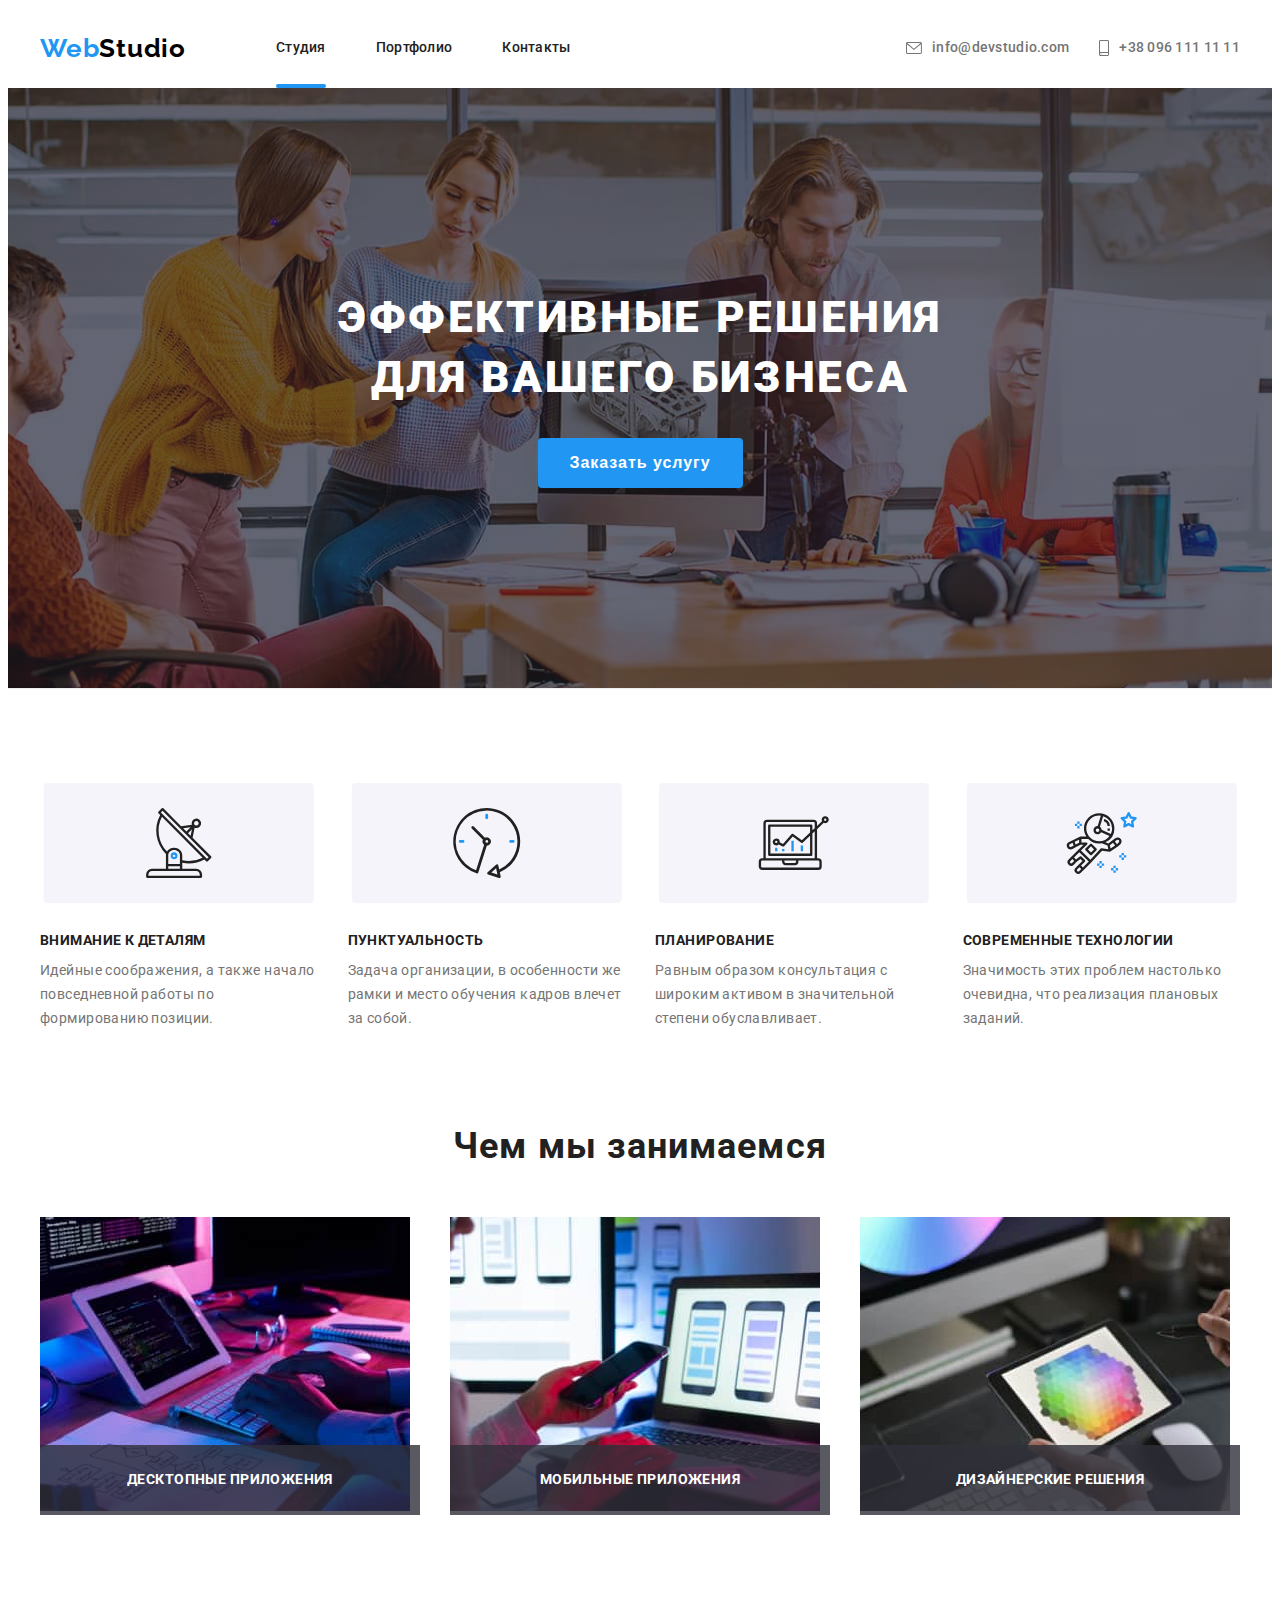
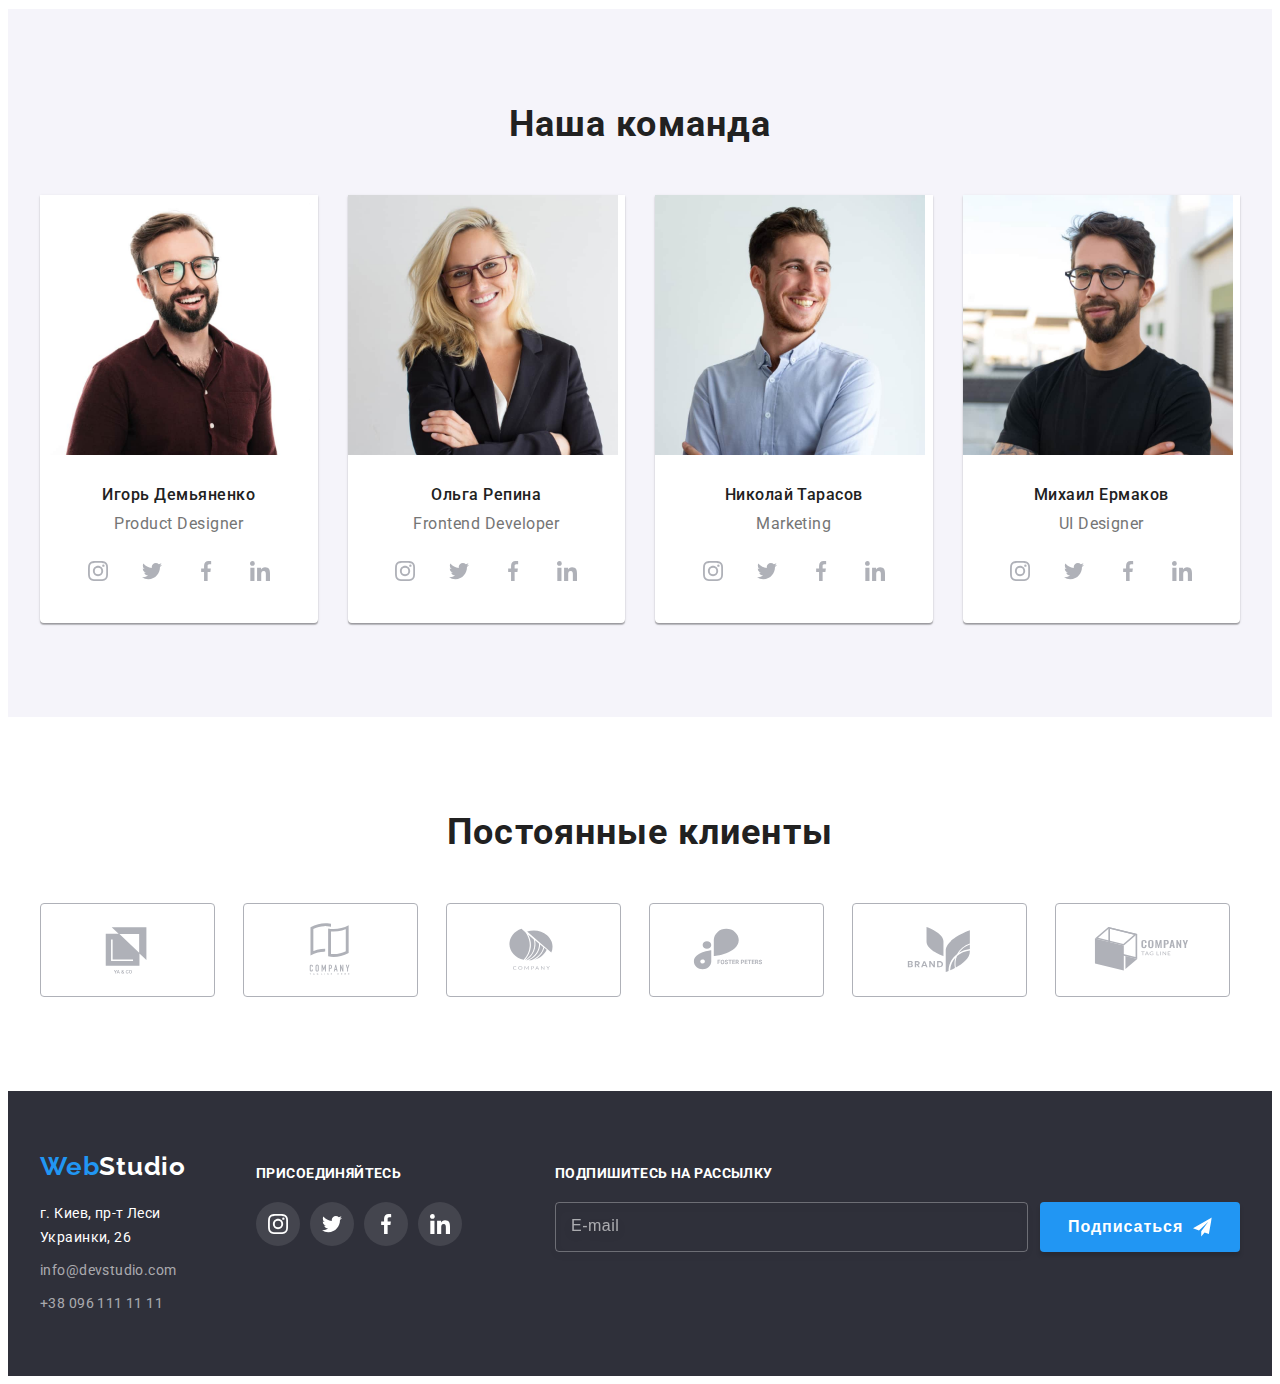
<file: index.html>
<!DOCTYPE html>
<html lang="ru">
  <head>
    <meta charset="UTF-8" />
    <meta http-equiv="X-UA-Compatible" content="IE=edge" />
    <meta name="viewport" content="width=device-width, initial-scale=1.0" />
    <title>WebStudio</title>
    <link rel="preconnect" href="https://fonts.googleapis.com" />
    <link rel="preconnect" href="https://fonts.gstatic.com" crossorigin />
    <link
      href="https://fonts.googleapis.com/css2?family=Raleway:wght@700&family=Roboto:wght@400;500;700;900&display=swap"
      rel="stylesheet"
    />
    <link
      rel="stylesheet"
      href="https://cdnjs.cloudflare.com/ajax/libs/modern-normalize/1.1.0/modern-normalize.min.css"
      integrity="sha512-wpPYUAdjBVSE4KJnH1VR1HeZfpl1ub8YT/NKx4PuQ5NmX2tKuGu6U/JRp5y+Y8XG2tV+wKQpNHVUX03MfMFn9Q=="
      crossorigin="anonymous"
      referrerpolicy="no-referrer"
    />
    <link rel="stylesheet" href="./css/main.min.css" />
  </head>
  <body>
    <!--Шапка-->
    <header class="header">
      <div class="container">
        <div class="header__wrap">
          <nav class="header__nav">
            <!--Логотип-->
            <a class="logo link"
              href="./index.html"
              title="Страница сайта WebStudio">
              <span class="logo__colored-part">Web</span>Studio</a>
            <!--Постраничная навигация-->
            <ul class="header__nav-list list">
              <li class="header__nav-item">
                <a class="header__nav-link link curent" href="./index.html" title="Студия">Студия</a>
              </li>
              <li class="header__nav-item">
                <a class="header__nav-link link" href="./portfolio.html" title="Портфолио"
                  >Портфолио</a
                >
              </li>
              <li class="header__nav-item">
                <a class="header__nav-link link" href="" title="Контакты">Контакты</a>
              </li>
            </ul>
          </nav>
          <!--Меню контактов-->
          <ul class="contacts-list list">
            <li class="contact-list__item">          
              <a
                href="mailinto:info@devstudio.com"
                title="E-mail адрес"
                class="contact-list__link link">
                <svg class="contact-list__icon" width="16" height="12">
                  <use href="./images/icons.svg#icon-envelope"></use>
                </svg> 
              info@devstudio.com</a
              >
            </li>
            <li class="contact-list__item">            
              <a
                href="tel:+380961111111"
                title="Телефон"
                class="contact-list__link link"
                >
                <svg class="contact-list__icon" width="10" height="16">
                  <use href="./images/icons.svg#icon-smartphone"></use>
                </svg>
                +38 096 111 11 11
                </a>
            </li>
          </ul>
        </div>
      </div>
      <!--Блок Герой-->
      <section class="hero">
        <div class="container">
          <h1 class="title title--light hero__title hero__title--font-size">Эффективные решения для вашего бизнеса</h1>
          <button type="button" class="button hero__button" data-modal-open>Заказать услугу</button>
        </div>
      </section>
    </header>   
    <!--Основной контент-->
    <main>
      <!--Особенности-->
      <section class="section">
        <div class="container">         
          <h2 class="title visually-hidden">Особенности</h2>
          <ul class="special-list list">
            <li class="special-wrap">
              <svg class="special-wrap__icon" width="270" height="120">
                <use href="./images/icons.svg#icon-antenna"></use>
              </svg>
              <h3 class="special-wrap__title">Внимание к деталям</h3>
              <p class="special-wrap__text">
                Идейные соображения, а также начало повседневной работы по
                формированию позиции.
              </p>
            </li>
            <li class="special-wrap">
              <svg class="special-wrap__icon" width="270" height="120">
                <use href="./images/icons.svg#icon-clock"></use>
              </svg>
              <h3 class="special-wrap__title">Пунктуальность</h3>
              <p class="special-wrap__text">
                Задача организации, в особенности же рамки и место обучения
                кадров влечет за собой.
              </p>
            </li>
            <li class="special-wrap">
              <svg class="special-wrap__icon" width="270" height="120">
                <use href="./images/icons.svg#icon-diagram"></use>
              </svg>
              <h3 class="special-wrap__title">Планирование</h3>
              <p class="special-wrap__text">
                Равным образом консультация с широким активом в значительной
                степени обуславливает.
              </p>
            </li>
            <li class="special-wrap">
              <svg class="special-wrap__icon" width="270" height="120">
                <use href="./images/icons.svg#icon-astronaut"></use>
              </svg>
              <h3 class="special-wrap__title">Современные технологии</h3>
              <p class="special-wrap__text">
                Значимость этих проблем настолько очевидна, что реализация
                плановых заданий.
              </p>
            </li>
          </ul>
        </div>
      </section>
      <!--Услуги-->
      <section class="section services">
        <div class="container">
          <h2 class="title title--margin-bottom">Чем мы занимаемся</h2>
        <ul class="services__list list">
          <li class="services-item">
            <img class="services-item__img" src="./images/box1.jpg" alt="Десктопные приложения" width="370" />
            <p class="services-item__caption">Десктопные приложения</p>
          </li>
          <li class="services-item">
            <img class="services-img"
              src="./images/box2.jpg"
              alt="Мобильные приложения"
              width="370"
            />
            <p class="services-item__caption">Мобильные приложения</p>
          </li>
          <li class="services-item">
            <img class="services-item__img"
              src="./images/box3.jpg"
              alt="Дизайнерские решения"
              width="370"
            />
            <p class="services-item__caption">Дизайнерские решения</p>
        </ul>
        </div>        
      </section>
      <!--Команда-->
      <section class="section team">
        <div class="container">
          <h2 class="title title--margin-bottom">Наша команда</h2>
          <ul class="team__list list">
            <li class="team-card">
              <img class="team-card__img"
                src="./images/crewman1.jpg"
                alt="Игорь Демьяненко"
                width="270"
              />
              <div class="team-card__board">
                  <h3 class="team-card__member">Игорь Демьяненко</h3>
              <p lang="en" class="team-card__desc">Product Designer</p>
              </div>
              <ul class="icons-gallery icons-gallery--margin-bottom list">
                <li class="icons-gallery__item">
                  <a class="icons-gallery__link link" href="" title="Instagram" target="blank" rel="nooperer noreferrer">
                    <svg class="icons-gallery__svg" width="20" height="20">
                      <use href="./images/icons.svg#icon-instagram"></use>
                    </svg>
                  </a>
                </li>
                <li class="icons-gallery__item">
                  <a class="icons-gallery__link link" href="" title="Instagram" target="blank" rel="nooperer noreferrer">
                    <svg class="icons-gallery__svg" width="20" height="20">
                      <use href="./images/icons.svg#icon-twitter"></use>
                    </svg>
                  </a>
                </li>
                <li class="icons-gallery__item">
                  <a class="icons-gallery__link link" href="" title="Instagram" target="blank" rel="nooperer noreferrer">
                    <svg class="icons-gallery__svg" width="20" height="20">
                      <use href="./images/icons.svg#icon-facebook"></use>
                    </svg>
                  </a>                
                </li><li class="icons-gallery__item">
                  <a class="icons-gallery__link link" href="" title="Instagram" target="blank" rel="nooperer noreferrer">
                    <svg class="icons-gallery__svg" width="20" height="20">
                      <use href="./images/icons.svg#icon-linkedin"></use>
                    </svg>
                  </a>
                </li>
              </ul>
            </li>
            <li class="team-card">
              <img class="team-card__img" src="./images/crewman2.jpg" alt="Ольга Репина" width="270" />
              <div class="team-card__board">
              <h3 class="team-card__member">Ольга Репина</h3>
              <p lang="en" class="team-card__desc">Frontend Developer</p>
            </div>
              <ul class="icons-gallery icons-gallery--margin-bottom list">
                <li class="icons-gallery__item">
                  <a class="icons-gallery__link link" href="" title="Instagram" target="blank" rel="nooperer noreferrer">
                    <svg class="icons-gallery__svg" width="20" height="20">
                      <use href="./images/icons.svg#icon-instagram"></use>
                    </svg>
                  </a>
                </li>
                <li class="icons-gallery__item">
                  <a class="icons-gallery__link link" href="" title="Instagram" target="blank" rel="nooperer noreferrer">
                    <svg class="icons-gallery__svg" width="20" height="20">
                      <use href="./images/icons.svg#icon-twitter"></use>
                    </svg>
                  </a>
                </li>
                <li class="icons-gallery__item">
                  <a class="icons-gallery__link link" href="" title="Instagram" target="blank" rel="nooperer noreferrer">
                    <svg class="icons-gallery__svg" width="20" height="20">
                      <use href="./images/icons.svg#icon-facebook"></use>
                    </svg>
                  </a>
                </li>
                <li class="icons-gallery__item">
                  <a class="icons-gallery__link link" href="" title="Instagram" target="blank" rel="nooperer noreferrer">
                    <svg class="icons-gallery__svg" width="20" height="20">
                      <use href="./images/icons.svg#icon-linkedin"></use>
                    </svg>
                  </a>
                </li>
              </ul>
            </li>
            <li class="team-card">
              <img class="team-card__img"
                src="./images/crewman3.jpg"
                alt="Николай Тарасов"
                width="270"
              />
              <div class="team-card__board">
              <h3 class="team-card__member">Николай Тарасов</h3>
              <p lang="en" class="team-card__desc">Marketing</p>
            </div>
              <ul class="icons-gallery icons-gallery--margin-bottom list">
                <li class="icons-gallery__item">
                  <a class="icons-gallery__link link" href="" title="Instagram" target="blank" rel="nooperer noreferrer">
                    <svg class="icons-gallery__svg" width="20" height="20">
                      <use href="./images/icons.svg#icon-instagram"></use>
                    </svg>
                  </a>
                </li>
                <li class="icons-gallery__item">
                  <a class="icons-gallery__link link" href="" title="Instagram" target="blank" rel="nooperer noreferrer">
                    <svg class="icons-gallery__svg" width="20" height="20">
                      <use href="./images/icons.svg#icon-twitter"></use>
                    </svg>
                  </a>
                </li>
                <li class="icons-gallery__item">
                  <a class="icons-gallery__link link" href="" title="Instagram" target="blank" rel="nooperer noreferrer">
                    <svg class="icons-gallery__svg" width="20" height="20">
                      <use href="./images/icons.svg#icon-facebook"></use>
                    </svg>
                  </a>
                </li>
                <li class="icons-gallery__item">
                  <a class="icons-gallery__link link" href="" title="Instagram" target="blank" rel="nooperer noreferrer">
                    <svg class="icons-gallery__svg" width="20" height="20">
                      <use href="./images/icons.svg#icon-linkedin"></use>
                    </svg>
                  </a>
                </li>
              </ul>
            </li>
            <li class="team-card">
              <img class="team-card__img" src="./images/crewman4.jpg" alt="Михаил Ермаков" width="270" />
              <div class="team-card__board">
              <h3 class="team-card__member">Михаил Ермаков</h3>
              <p lang="en" class="team-card__desc">UI Designer</p>
            </div>
              <ul class="icons-gallery icons-gallery--margin-bottom list">
                <li class="icons-gallery__item">
                  <a class="icons-gallery__link link" href="" title="Instagram" target="blank" rel="nooperer noreferrer">
                    <svg class="icons-gallery__svg" width="20" height="20">
                      <use href="./images/icons.svg#icon-instagram"></use>
                    </svg>
                  </a>
                </li>
                <li class="icons-gallery__item">
                  <a class="icons-gallery__link link" href="" title="Instagram" target="blank" rel="nooperer noreferrer">
                    <svg class="icons-gallery__svg" width="20" height="20">
                      <use href="./images/icons.svg#icon-twitter"></use>
                    </svg>
                  </a>
                </li>
                <li class="icons-gallery__item">
                  <a class="icons-gallery__link link" href="" title="Instagram" target="blank" rel="nooperer noreferrer">
                    <svg class="icons-gallery__svg" width="20" height="20">
                      <use href="./images/icons.svg#icon-facebook"></use>
                    </svg>
                  </a>
                </li>
                <li class="icons-gallery__item">
                  <a class="icons-gallery__link link" href="" title="Instagram" target="blank" rel="nooperer noreferrer">
                    <svg class="icons-gallery__svg" width="20" height="20">
                      <use href="./images/icons.svg#icon-linkedin"></use>
                    </svg>
                  </a>
                </li>
              </ul>
            </li>
          </ul>
        </div>
      </section>
        <!---Клиенты-->      
      <section class="section clients">
        <div class="container">
          <h2 class="title title--margin-bottom">Постоянные клиенты</h2>
          <ul class="clients__list list">
            <li class="client-item">
              <a class="client-item__link link" href="" title="Клиент">
                <svg class="client-item__svg" width="106" height="60" >
                  <use href="./images/icons.svg#icon-logo"></use>
                </svg>
              </a>
            </li>
            <li class="client-item">
              <a class="client-item__link link" href="" title="Клиент">
                <svg class="client-item__svg" width="106" height="60">
                  <use href="./images/icons.svg#icon-logo-1"></use>
                </svg>
              </a>
            </li>
            <li class="client-item">
              <a class="client-item__link link" href="" title="Клиент">
                <svg class="client-item__svg" width="106" height="60">
                  <use href="./images/icons.svg#icon-logo-2"></use>
                </svg>
              </a>
            </li>
            <li class="client-item">
              <a class="client-item__link link" href="" title="Клиент">
                <svg class="client-item__svg" width="106" height="60">
                  <use href="./images/icons.svg#icon-logo-3"></use>
                </svg>
              </a>
            </li>
            <li class="client-item">
              <a class="client-item__link link" href="" title="Клиент">
                <svg class="client-item__svg" width="106" height="60">
                  <use href="./images/icons.svg#icon-logo-4"></use>
                </svg>
              </a>
            </li>
            <li class="client-item">
              <a class="client-item__link link" href="" title="Клиент">
                <svg class="client-item__svg" width="106" height="60">
                  <use href="./images/icons.svg#icon-logo-5"></use>
                </svg>
              </a>
            </li>
          </ul>
        </div>
      </section>
    </main>
    <!--Подвал-->
    <footer class="footer">
      <div class="container footer__content">
        <div class="footer__wrap-address">
          <!--Логотип-->
          <a class="logo logo--light logo__footer link" href="./index.html" title="Страница сайта WebStudio"
            ><span class="logo__colored-part">Web</span>Studio</a
          >
          <!--Меню контактов-->
          <address class="address">
            <a class="address__map-link link"
              href="https://www.google.com/maps/place/%D0%B1%D1%83%D0%BB.+%D0%9B%D0%B5%D1%81%D0%B8+%D0%A3%D0%BA%D1%80%D0%B0%D0%B8%D0%BD%D0%BA%D0%B8,+26,+%D0%9A%D0%B8%D0%B5%D0%B2,+%D0%A3%D0%BA%D1%80%D0%B0%D0%B8%D0%BD%D0%B0,+02000/@50.4265841,30.5361971,17z/data=!3m1!4b1!4m5!3m4!1s0x40d4cf0e033ecbe9:0x57a4dffefec77da0!8m2!3d50.4265807!4d30.5383858"
              title="г. Киев, пр-т Леси Украинки, 26"
              target="blank"
              rel="nooperer noreferrer"
            
              >г. Киев, пр-т Леси Украинки, 26</a
            >
            <ul class="address__list list">
              <li class="address__item">
                <a class="address__link link"
                  href="mailinto:info@devstudio.com"
                  title="E-mail адрес"
                
                  >info@devstudio.com</a
                >
              </li>
              <li class="address__item">
                <a class="address__link link"
                  href="tel:+380961111111"
                  title="Телефон"
                
                  >+38 096 111 11 11</a
                >
              </li>
            </ul>
          </address>
        </div>
        <div class="footer__socials-wrap">
          <p class="footer__title"><strong>присоединяйтесь</strong></p>
          <ul class="icons-gallery list">
            <li class="icons-gallery__item">
              <a class="icons-gallery__link icons-gallery__link--dark link" href="" title="Instagram" target="blank" rel="nooperer noreferrer">
                <svg class="icons-gallery__svg" width="20" height="20">
                  <use href="./images/icons.svg#icon-instagram"></use>
                </svg>
              </a>
            </li>
            <li class="icons-gallery__item">
              <a class="icons-gallery__link icons-gallery__link--dark link" href="" title="Instagram" target="blank" rel="nooperer noreferrer">
                <svg class="icons-gallery__svg" width="20" height="20">
                  <use href="./images/icons.svg#icon-twitter"></use>
                </svg>
              </a>
            </li>
            <li class="icons-gallery__item">
              <a class="icons-gallery__link icons-gallery__link--dark link" href="" title="Instagram" target="blank" rel="nooperer noreferrer">
                <svg class="icons-gallery__svg" width="20" height="20">
                  <use href="./images/icons.svg#icon-facebook"></use>
                </svg>
              </a>
            </li>
            <li class="icons-gallery__item">
              <a class="icons-gallery__link icons-gallery__link--dark link" href="" title="Instagram" target="blank" rel="nooperer noreferrer">
                <svg class="icons-gallery__svg" width="20" height="20">
                  <use href="./images/icons.svg#icon-linkedin"></use>
                </svg>
              </a>
            </li>
          </ul>
        </div>
        <div class="footer__form-wrap">
          <p class="footer__title"><strong>Подпишитесь на рассылку</strong></p>
          <form class="subscribe-form" action="#">
            <input class="subscribe-form__field" type="email" name="user-email" placeholder="E-mail" required>
            <button class="button button--bold-font subscribe-form__button" type="submit">Подписаться
              <svg class="button__icon button__icon--right" width="24" height="24">
                <use href="./images/icons.svg#icon-send"></use>
              </svg>
            </button>
          </form>
        </div>
      </div>
    </footer>
    <!--Модальное окно-->
    <div class="backdrop is-hidden" data-modal>
      <div class="modal">
        <button class="modal__button" type="button" data-modal-close>
          <svg class="modal__button-icon" width="18" height="18">
            <use href="./images/icons.svg#icon-close-black"></use>
          </svg>
        </button>
        <p class="modal__title">Оставьте свои данные, мы вам перезвоним</p> 
        <form action="#" class="contact-form">
          <label class="contact-form__item">
            Имя
            <span class="contact-form__input-wrap">
              <input class="contact-form__field" type="text" mame="user-name" title="Введите имя" required autofocus>
              <svg class="contact-form__icon" width="18" height="18">
                <use href="./images/icons.svg#icon-person"></use>
              </svg> 
            </span>                       
          </label>
          <label class="contact-form__item">
            Телефон
            <span class="contact-form__input-wrap">
              <input class="contact-form__field" type="tel" mame="user-phone" title="Введите контактный номер телефона"  required >
              <svg class="contact-form__icon" width="18" height="18">
                <use href="./images/icons.svg#icon-phone"></use>
              </svg>
          </span>
          </label>          
          <label class="contact-form__item">
            Почта
            <span class="contact-form__input-wrap">
              <input class="contact-form__field" type="email" mame="user-email" title="Введите адрес электронной почты" >
              <svg class="contact-form__icon" width="18" height="18">
                <use href="./images/icons.svg#icon-email"></use>
              </svg>
          </span> 
          </label>                  
          <label class="contact-form__item">
            Комментарий
            <textarea class="contact-form__field contact-form__field--size" name="user-text" placeholder="Введите текст" title="Оставьте комметарий"></textarea>
          </label>
          <label class="contact-form__check-item">
            <input class="contact-form__check visually-hidden" type="checkbox" name="user-agree" value="yes">
            <span class="contact-form__check-wrap">
              <svg class="contact-form__check-icon" width="11" height="8">
                <use href="./images/icons.svg#icon-check"></use>
              </svg>              
            </span>          
            Соглашаюсь с рассылкой и принимаю &nbsp;<a class="contact-form__link-agree link" href="#">Условия договора</a>
          </label>
          <button class="button button--bold-font contact-form__button" type="submit">Отправить</button>
        </form>
      </div>
    </div>
    <script src="./js/modal.js"></script>
  </body>
</html>
</file>
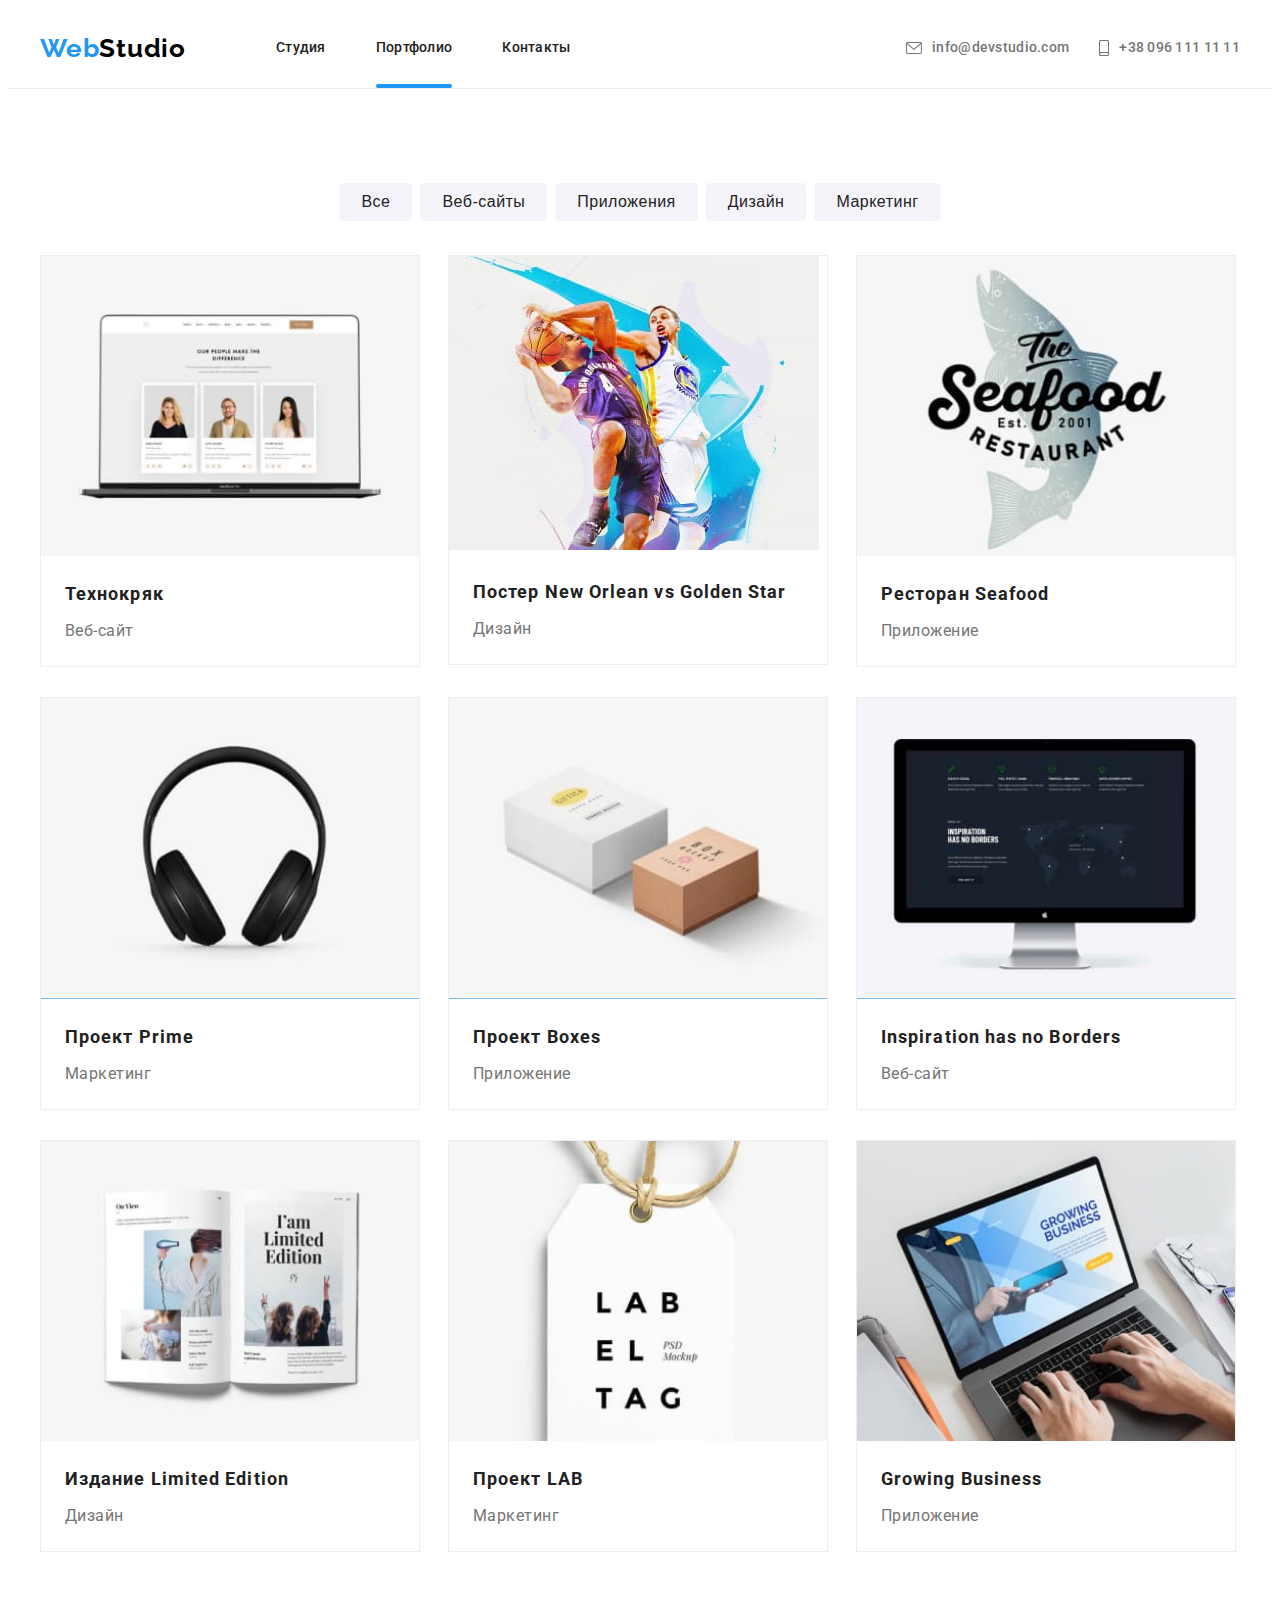
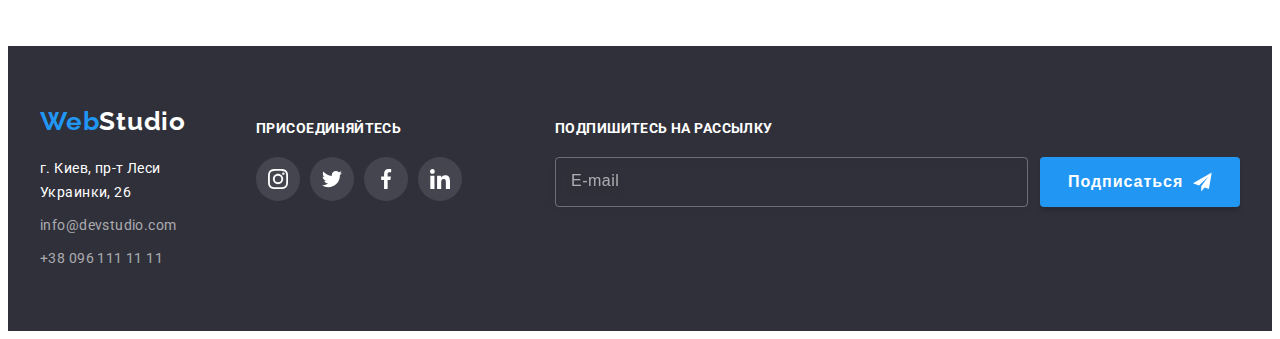
<file: portfolio.html>
<!DOCTYPE html>
<html lang="ru">

<head>
    <meta charset="UTF-8" />
    <meta http-equiv="X-UA-Compatible" content="IE=edge" />
    <meta name="viewport" content="width=device-width, initial-scale=1.0" />
    <title>WebStudio</title>
    <link rel="preconnect" href="https://fonts.googleapis.com">
    <link rel="preconnect" href="https://fonts.gstatic.com" crossorigin>
    <link
        href="https://fonts.googleapis.com/css2?family=Raleway:wght@700&family=Roboto:wght@400;500;700;900&display=swap"
        rel="stylesheet">
    <link rel="stylesheet" href="https://cdnjs.cloudflare.com/ajax/libs/modern-normalize/1.1.0/modern-normalize.min.css"
        integrity="sha512-wpPYUAdjBVSE4KJnH1VR1HeZfpl1ub8YT/NKx4PuQ5NmX2tKuGu6U/JRp5y+Y8XG2tV+wKQpNHVUX03MfMFn9Q=="
        crossorigin="anonymous" referrerpolicy="no-referrer" />
    <link rel="stylesheet" href="./css/portfolio.min.css">
</head>
<body>
    <!--Шапка-->
    <header class="header">
        <div class="container">
            <div class="header__wrap">
                <nav class="header__nav">
                    <!--Логотип-->
                    <a class="logo link" href="./index.html" title="Страница сайта WebStudio">
                        <span class="logo__colored-part">Web</span>Studio</a>
                    <!--Постраничная навигация-->
                    <ul class="header__nav-list list">
                        <li class="header__nav-item">
                            <a class="header__nav-link link" href="./index.html" title="Студия">Студия</a>
                        </li>
                        <li class="header__nav-item">
                            <a class="header__nav-link curent link" href="./portfolio.html" title="Портфолио">Портфолио</a>
                        </li>
                        <li class="header__nav-item">
                            <a class="header__nav-link link" href="" title="Контакты">Контакты</a>
                        </li>
                    </ul>
                </nav>
                <!--Меню контактов-->
                <ul class="contacts-list list">
                    <li class="contact-list__item">
                        <a href="mailinto:info@devstudio.com" title="E-mail адрес" class="contact-list__link link">
                            <svg class="contact-list__icon" width="16" height="12">
                                <use href="./images/icons.svg#icon-envelope"></use>
                            </svg>
                            info@devstudio.com</a>
                    </li>
                    <li class="contact-list__item">
                        <a href="tel:+380961111111" title="Телефон" class="contact-list__link link">
                            <svg class="contact-list__icon" width="10" height="16">
                                <use href="./images/icons.svg#icon-smartphone"></use>
                            </svg>
                            +38 096 111 11 11
                        </a>
                    </li>
                </ul>
            </div>
        </div>
    </header>
    <!--Основной контент-->
    <main>
        <!--Портфолио-->
        <div class="container">
            <section class="section portfolio">
                <h1 class="portfolio__title visually-hidden">Портфолио</h1>
                <!--Список переключателей-->
                <ul class="portfolio__button-list list">
                    <li class="portfolio__button-item"><button class="button button--light portfolio__button" type="button" aria-label="Все">Все</button></li>
                    <li class="portfolio__button-item"><button class="button button--light portfolio__button" type="button" aria-label="Веб-сайты">Веб-сайты</button></li>
                    <li class="portfolio__button-item"><button class="button button--light portfolio__button" type="button" aria-label="Приложения">Приложения</button></li>
                    <li class="portfolio__button-item"><button class="button button--light portfolio__button" type="button" aria-label="Дизайн">Дизайн</button></li>
                    <li class="portfolio__button-item"><button class="button button--light portfolio__button" type="button" aria-label="Маркетинг">Маркетинг</button></li>
                </ul>
                <ul class="portfolio__list list">
                    <li class="portfolio__item">
                        <a href="" title="Технокряк" class="product link">
                            <div class="produck__details">
                                <img class="product__img" src="./images/web-site1.jpg" title="открытый ноутбук с интернет сайтом на экране" width="370">
                                <div class="product__overlay">
                                    <p class="product__description">
                                        Технокряк это современная площадка распространения коронавируса. Компании используют эту платформу для цифрового
                                        шпионажа и атак на защищённые сервера конкурентов.
                                    </p>
                                </div>
                            </div>
                            <div class="product__board">
                                <h2 class="product__title">Технокряк</h2>
                                <p class="product__direction">Веб-сайт</p>
                            </div>
                        </a>                        
                    </li>
                    <li class="portfolio__item">
                        <a href="" title="Постер New Orlean vs Golden Star" class="product link">
                            <div class="produck__details">
                                <img class="produck__img" src="./images/design1.jpg" title="два футболиста с мячем" width="370">
                                <div class="product__overlay">
                                    <p class="product__description">
                                        Технокряк это современная площадка распространения коронавируса. Компании используют эту платформу для
                                        цифрового
                                        шпионажа и атак на защищённые сервера конкурентов.
                                    </p>
                                </div>
                            </div>
                            <div class="product__board">
                                <h2 class="product__title">Постер New Orlean vs Golden Star</h2>
                                <p class="product__direction">Дизайн</p>
                            </div>
                        </a>
                    </li>
                    <li class="portfolio__item">
                        <a href="" title="Ресторан Seafood" class="product link">
                            <div class="produck__details">
                                <img class="product__img" src="./images/application1.jpg" title="логотип ресторана на фоне рыбы" width="370">
                                <div class="product__overlay">
                                    <p class="product__description">
                                        Технокряк это современная площадка распространения коронавируса. Компании используют эту платформу для
                                        цифрового
                                        шпионажа и атак на защищённые сервера конкурентов.
                                    </p>
                                </div>
                            </div>
                            <div class="product__board">
                                <h2 class="product__title">Ресторан Seafood</h2>
                                <p class="product__direction">Приложение</p>
                            </div>
                        </a>
                    </li>
                    <li class="portfolio__item">
                        <a href="" title="Проект Prime" class="product link">
                            <div class="produck__details">
                                <img class="product__img" src="./images/marketing1.jpg" title="наушники" width="370">
                                <div class="product__overlay">
                                    <p class="product__description">
                                        Технокряк это современная площадка распространения коронавируса. Компании используют эту платформу для
                                        цифрового
                                        шпионажа и атак на защищённые сервера конкурентов.
                                    </p>
                                </div>
                            </div>
                            <div class="product__board">
                                <h2 class="product__title">Проект Prime</h2>
                                <p class="product__direction">Маркетинг</p>
                            </div>
                        </a>
                    </li>
                    <li class="portfolio__item">
                        <a href="" title="Проект Boxes" class="product link">
                            <div class="produck__details">
                                <img class="product__img" src="./images/application2.jpg" title="две коробочки" width="370">
                                <div class="product__overlay">
                                    <p class="product__description">
                                        Технокряк это современная площадка распространения коронавируса. Компании используют эту платформу для
                                        цифрового
                                        шпионажа и атак на защищённые сервера конкурентов.
                                    </p>
                                </div>
                            </div>
                            <div class="product__board">
                                <h2 class="product__title">Проект Boxes</h2>
                                <p class="product__direction">Приложение</p>
                            </div>
                        </a>
                    </li>
                    <li class="portfolio__item">
                        <a href="" title="Inspiration has no Borders" class="product link">
                            <div class="produck__details">
                                <img class="product__img" src="./images/web-site2.jpg" title="монитор" width="370">
                                <div class="product__overlay">
                                    <p class="product__description">
                                        Технокряк это современная площадка распространения коронавируса. Компании используют эту платформу для
                                        цифрового
                                        шпионажа и атак на защищённые сервера конкурентов.
                                    </p>
                                </div>
                            </div>
                            <div class="product__board">
                                <h2 class="product__title">Inspiration has no Borders</h2>
                                <p class="product__direction">Веб-сайт</p>
                            </div>
                        </a>
                    </li>
                    <li class="portfolio__item">
                        <a href="" title="Издание Limited Edition" class="product link">
                            <div class="produck__details">
                                <img class="product__img" src="./images/desine2.jpg" title="открытый журнал" width="370">
                                <div class="product__overlay">
                                    <p class="product__description">
                                        Технокряк это современная площадка распространения коронавируса. Компании используют эту платформу для
                                        цифрового
                                        шпионажа и атак на защищённые сервера конкурентов.
                                    </p>
                                </div>
                            </div>
                            <div class="product__board">
                                <h2 class="product__title">Издание Limited Edition</h2>
                                <p class="product__direction">Дизайн</p>
                            </div>
                        </a>
                    </li>
                    <li class="portfolio__item">
                        <a href="" title="Проект LAB" class="product link">
                            <div class="produck__details">
                                <img class="product__img" src="./images/marketing2.jpg" title="бирка с логотипом" width="370">
                                <div class="product__overlay">
                                    <p class="product__description">
                                        Технокряк это современная площадка распространения коронавируса. Компании используют эту платформу для
                                        цифрового
                                        шпионажа и атак на защищённые сервера конкурентов.
                                    </p>
                                </div>
                            </div>
                            <div class="product__board">
                                <h2 class="product__title">Проект LAB</h2>
                                <p class="product__direction">Маркетинг</p>
                            </div>
                        </a>
                    </li>
                    <li class="portfolio__item">
                        <a href="" title="Growing Business" class="product link">
                            <div class="produck__details">
                                <img class="product__img" src="./images/application3.jpg" title="руки на клавиатуре ноутбука" width="370">
                                <div class="product__overlay">
                                    <p class="product__description">
                                        Технокряк это современная площадка распространения коронавируса. Компании используют эту платформу для
                                        цифрового
                                        шпионажа и атак на защищённые сервера конкурентов.
                                    </p>
                                </div>
                            </div>
                            <div class="product__board">
                                <h2 class="product__title">Growing Business</h2>
                                <p class="product__direction">Приложение</p>
                            </div>
                        </a>
                    </li>
                </ul>
            </section>
        </div>
    </main>
    <!--Подвал-->
    <footer class="footer">
        <div class="container footer__content">
            <div class="footer__wrap-address">
                <!--Логотип-->
                <a class="logo logo--light logo__footer link" href="./index.html" title="Страница сайта WebStudio"><span
                        class="logo__colored-part">Web</span>Studio</a>
                <!--Меню контактов-->
                <address class="address">
                    <a class="address__map-link link"
                        href="https://www.google.com/maps/place/%D0%B1%D1%83%D0%BB.+%D0%9B%D0%B5%D1%81%D0%B8+%D0%A3%D0%BA%D1%80%D0%B0%D0%B8%D0%BD%D0%BA%D0%B8,+26,+%D0%9A%D0%B8%D0%B5%D0%B2,+%D0%A3%D0%BA%D1%80%D0%B0%D0%B8%D0%BD%D0%B0,+02000/@50.4265841,30.5361971,17z/data=!3m1!4b1!4m5!3m4!1s0x40d4cf0e033ecbe9:0x57a4dffefec77da0!8m2!3d50.4265807!4d30.5383858"
                        title="г. Киев, пр-т Леси Украинки, 26" target="blank" rel="nooperer noreferrer">г. Киев, пр-т Леси
                        Украинки, 26</a>
                    <ul class="address__list list">
                        <li class="address__item">
                            <a class="address__link link" href="mailinto:info@devstudio.com"
                                title="E-mail адрес">info@devstudio.com</a>
                        </li>
                        <li class="address__item">
                            <a class="address__link link" href="tel:+380961111111" title="Телефон">+38 096 111 11 11</a>
                        </li>
                    </ul>
                </address>
            </div>
            <div class="footer__socials-wrap">
                <p class="footer__title"><strong>присоединяйтесь</strong></p>
                <ul class="icons-gallery list">
                    <li class="icons-gallery__item">
                        <a class="icons-gallery__link icons-gallery__link--dark link" href="" title="Instagram"
                            target="blank" rel="nooperer noreferrer">
                            <svg class="icons-gallery__svg" width="20" height="20">
                                <use href="./images/icons.svg#icon-instagram"></use>
                            </svg>
                        </a>
                    </li>
                    <li class="icons-gallery__item">
                        <a class="icons-gallery__link icons-gallery__link--dark link" href="" title="Instagram"
                            target="blank" rel="nooperer noreferrer">
                            <svg class="icons-gallery__svg" width="20" height="20">
                                <use href="./images/icons.svg#icon-twitter"></use>
                            </svg>
                        </a>
                    </li>
                    <li class="icons-gallery__item">
                        <a class="icons-gallery__link icons-gallery__link--dark link" href="" title="Instagram"
                            target="blank" rel="nooperer noreferrer">
                            <svg class="icons-gallery__svg" width="20" height="20">
                                <use href="./images/icons.svg#icon-facebook"></use>
                            </svg>
                        </a>
                    </li>
                    <li class="icons-gallery__item">
                        <a class="icons-gallery__link icons-gallery__link--dark link" href="" title="Instagram"
                            target="blank" rel="nooperer noreferrer">
                            <svg class="icons-gallery__svg" width="20" height="20">
                                <use href="./images/icons.svg#icon-linkedin"></use>
                            </svg>
                        </a>
                    </li>
                </ul>
            </div>
            <div class="footer__form-wrap">
                <p class="footer__title"><strong>Подпишитесь на рассылку</strong></p>
                <form class="subscribe-form" action="#">
                    <input class="subscribe-form__field" type="email" name="user-email" placeholder="E-mail" required>
                    <button class="button button--bold-font subscribe-form__button" type="submit">Подписаться
                        <svg class="button__icon button__icon--right" width="24" height="24">
                            <use href="./images/icons.svg#icon-send"></use>
                        </svg>
                    </button>
                </form>
            </div>
        </div>
    </footer>
</body>

</html>
</file>
<file: css/main.min.css>
:root{--color-headlines: #212121;--color-headlines-second: #ffffff;--color-text: #757575;--color-decor: #2196f3;--color-decor-second: #188ce8;--bg-main: #ffffff;--bg-footer: #2f303a;--bg-section-decor: #f5f4fa;--bg-icon: #afb1b8;--font-main: Roboto, sans-serif;--font-logo: Raleway, sans-serif;--timing-function: cubic-bezier(0.4, 0, 0.2, 1)}.visually-hidden{position:absolute;width:1px;height:1px;margin:-1px;padding:0;overflow:hidden;border:0;clip:rect(0 0 0 0)}h1,h2,h3,h4,h5,h6{color:var(--color-headlines);margin-top:0;margin-bottom:0}p{margin:0}.list{list-style:none;margin:0;padding:0}.link{text-decoration:none}body{font-family:var(--font-main);color:var(--color-text);background-color:var(--bg-main)}.container{width:1200px;padding-left:15px;padding-right:15px;margin-right:auto;margin-left:auto}.section{padding-top:94px;padding-bottom:94px}.curent{color:var(--color-decor);position:relative}.curent::after{content:"";position:absolute;bottom:0;left:0;width:100%;height:4px;border-radius:2px;background-color:var(--color-decor)}.backdrop{position:fixed;top:0;left:0;width:100vw;height:100vh;opacity:1;visibility:visible;display:flex;justify-content:center;align-items:center;background-color:rgba(0,0,0,0.2);transition:opacity 250ms var(--timing-function),visibility 250ms var(--timing-function)}.modal{position:relative;width:528px;min-height:581px;padding:40px;overflow:auto;background-color:var(--bg-main);box-shadow:0px 1px 3px rgba(0,0,0,0.12),0px 1px 1px rgba(0,0,0,0.14),0px 2px 1px rgba(0,0,0,0.2);border-radius:4px;transform:scale(1) translate(0);transition:transform 250ms var(--timing-function)}.is-hidden{opacity:0;pointer-events:none;visibility:hidden}.is-hidden .modal{transform:scale(0.5) translate(1000px)}.modal__button{position:absolute;top:8px;right:8px;width:30px;height:30px;display:flex;justify-content:center;align-items:center;border-radius:50%;background:var(--bg-main);border:1px solid rgba(0,0,0,0.1);transition:transform 250ms var(--timing-function);cursor:pointer}.modal__button:hover,.modal__button:focus{transform:rotate(90deg)}.modal__button-icon{fill:#000000;transition:fill 250ms var(--timing-function)}.modal__button:hover .modal__button-icon,.modal__button:focus .modal__button-icon{fill:var(--color-decor)}.modal__title{padding-bottom:12px;font-size:20px;line-height:1.15;letter-spacing:.03em;font-weight:700;text-align:center;color:var(--color-headlines)}.contact-form__item{font-size:12px;line-height:1.17;letter-spacing:.01em;font-weight:400;color:var(--color-text)}.contact-form__input-wrap{display:block;position:relative}.contact-form__field{display:block;width:100%;margin-bottom:10px;padding:11px 11px 11px 42px;border:1px solid rgba(33,33,33,0.2);border-radius:4px;font-size:16px;color:#000000;transition:border-color 250ms var(--timing-function)}.contact-form__field:focus{outline:none;border-color:var(--color-decor)}.contact-form__icon{position:absolute;top:50%;transform:translateY(-50%);left:12px;transition:fill 250ms var(--timing-function)}.contact-form__field:focus+.contact-form__icon{fill:var(--color-decor)}.contact-form__field--size{margin-bottom:20px;padding:12px 16px;height:120px;resize:none;overflow:auto}.contact-form__field--size::placeholder{font-size:14px;line-height:1.14;letter-spacing:.01em;font-weight:400;color:rgba(117,117,117,0.5)}.contact-form__check-item{display:inline-flex;align-items:baseline;margin-bottom:30px;font-size:14px;line-height:1.71;letter-spacing:.03em;font-weight:400;color:var(--color-text)}.contact-form__check-wrap{display:flex;justify-content:center;align-items:center;margin-right:8px;margin-left:12px;width:16px;height:15px;border-radius:2px;background-color:transparent;border:2px solid #000000;box-shadow:#ffffff 0 2px 5px 1px, #75757569 0 5px 3px 0px;transition:background-color 250ms var(--timing-function),border 250ms var(--timing-function),box-shadow 250ms var(--timing-function)}.contact-form__check-icon{fill:var(--bg-main)}.contact-form__check:checked+.contact-form__check-wrap{border:none;box-shadow:none;background-color:var(--color-decor)}.contact-form__link-agree{position:relative;color:var(--color-decor);outline:none;line-height:100%}.contact-form__link-agree::after{content:"";position:absolute;bottom:0;left:0;width:100%;height:1px;background-color:var(--color-decor);transform:scaleX(1);transition:transform 250ms var(--timing-function)}.contact-form__link-agree:hover::after,.contact-form__link-agree:focus::after{transform:scaleX(0)}.contact-form__button{margin-right:auto;margin-left:auto}.header{border-bottom:1px solid #ececec}.header__wrap{display:flex;align-items:center}.header__nav{font-size:14px;line-height:1.14;letter-spacing:.02em;font-weight:500;display:flex;align-items:center;margin-right:auto}.header__nav-list{display:flex}.header__nav-item:not(:last-child){margin-right:50px}.header__nav-link{display:block;padding-top:32px;padding-bottom:32px;text-transform:capitalize;color:var(--color-headlines);transition:color 250ms var(--timing-function)}.header__nav-link:hover,.header__nav-link:focus{color:var(--color-decor)}.logo{margin-right:90px;font-family:var(--font-logo);font-weight:700;font-size:26px;line-height:1.19;letter-spacing:0.03em;color:#000000}.logo__colored-part{color:var(--color-decor)}.logo--light{color:var(--color-headlines-second)}.title{font-size:36px;line-height:1.17;letter-spacing:.03em;font-weight:700;text-align:center;color:var(--color-headlines)}.title--margin-bottom{margin-bottom:50px}.title--light{color:var(--color-headlines-second)}.contacts-list{font-size:14px;line-height:1.14;letter-spacing:.02em;font-weight:500;display:flex}.contact-list__item:not(:last-child){margin-right:30px}.contact-list__link{display:flex;align-items:center;padding-top:32px;padding-bottom:32px;color:inherit;transition:color 250ms var(--timing-function)}.contact-list__link:hover,.contact-list__link:focus{color:var(--color-decor)}.contact-list__icon{fill:currentColor;margin-right:10px}.button{display:flex;padding:10px 55px;border-radius:4px;border:none;text-align:center;cursor:pointer;outline:none;font-size:16px;line-height:1.87;letter-spacing:.06em;font-weight:400;color:var(--color-headlines-second);background-color:var(--color-decor);box-shadow:0px 4px 4px rgba(0,0,0,0.15);transition:background-color 250ms var(--timing-function)}.button:hover,.button:focus{background-color:var(--color-decor-second)}.button--bold-font{font-weight:700}.button--light{color:var(--color-headlines);background-color:var(--bg-section-decor);box-shadow:none;transition:background-color 250ms var(--timing-function),color 250ms var(--timing-function),box-shadow 250ms var(--timing-function)}.button--light:hover,.button--light:focus{color:var(--color-headlines-second);background-color:var(--color-decor);box-shadow:0px 3px 1px rgba(0,0,0,0.1),0px 1px 2px rgba(0,0,0,0.08),0px 2px 2px rgba(0,0,0,0.12)}.button__icon{fill:var(--bg-main)}.button__icon--right{margin-left:10px}.hero{max-width:1600px;max-height:600px;margin-right:auto;margin-left:auto;padding:200px 0;text-align:center;background-color:var(--bg-footer);background-image:linear-gradient(rgba(47,48,58,0.4), rgba(47,48,58,0.4)),url(../images/img-hero.jpg);background-repeat:no-repeat;background-position:center;background-size:cover}.hero__title{max-width:696px;margin-right:auto;margin-left:auto;margin-bottom:30px;text-transform:uppercase}.hero__title--font-size{font-size:44px;line-height:1.36;letter-spacing:.06em;font-weight:900}.hero__button{margin-right:auto;margin-left:auto;padding:10px 32px;font-weight:700;line-height:1.88;letter-spacing:0.06em;box-shadow:none;transition:background-color 250ms var(--timing-function),filter 250ms var(--timing-function)}.hero__button:hover,.hero__button:focus{filter:drop-shadow(0px 4px 4px rgba(0,0,0,0.25))}.special-list{display:flex;flex-wrap:wrap;margin:-15px}.special-wrap{flex-basis:calc((100% - 4 * 30px) / 4);margin:15px}.special-wrap__icon{display:flex;width:100%;margin-bottom:30px}.special-wrap__title{margin-bottom:10px;font-size:14px;line-height:1.14;letter-spacing:.03em;font-weight:700;text-transform:uppercase}.special-wrap__text{font-size:14px;line-height:1.71;letter-spacing:.03em;font-weight:400}.services{padding-top:0}.services__list{display:flex;flex-wrap:wrap;margin:-15px}.services-item{position:relative;flex-basis:calc((100% - 3 * 30px) / 3);margin:15px}.services-item__img{display:block}.services-item__caption{position:absolute;bottom:0;left:0;width:100%;padding:27px 0;font-size:14px;line-height:1.14;letter-spacing:.03em;font-weight:700;text-align:center;text-transform:uppercase;color:var(--bg-main);background-color:rgba(47,48,58,0.8)}.icons-gallery{display:flex;justify-content:center;align-items:center;margin:0 -5px}.icons-gallery--margin-bottom{margin-bottom:30px}.icons-gallery__item{margin:0 5px;height:44px;width:44px}.icons-gallery__link{display:flex;width:100%;height:100%;justify-content:center;align-items:center;border-radius:50%;color:var(--bg-icon);transition:background-color 250ms var(--timing-function),color 250ms var(--timing-function)}.icons-gallery__link:hover,.icons-gallery__link:focus{background-color:var(--color-decor);color:var(--bg-main)}.icons-gallery__link--dark{color:var(--bg-main);background-color:rgba(255,255,255,0.1)}.icons-gallery__svg{display:flex;fill:currentColor}.team{background-color:var(--bg-section-decor)}.team__list{display:flex;flex-wrap:wrap;margin:-15px}.team-card{flex-basis:calc((100% - 4 * 30px) / 4);margin:15px;background-color:var(--bg-main);box-shadow:0px 1px 3px rgba(0,0,0,0.12),0px 1px 1px rgba(0,0,0,0.14),0px 2px 1px rgba(0,0,0,0.2);border-radius:0px 0px 4px 4px}.team-card__img{display:block}.team-card__board{padding-top:30px;padding-bottom:16px}.team-card__member{margin-bottom:10px;font-size:16px;line-height:1.19;letter-spacing:.03em;font-weight:500;text-align:center}.team-card__desc{font-size:16px;line-height:1.19;letter-spacing:.03em;font-weight:400;text-align:center}.clients__list{display:flex;flex-wrap:wrap;margin:0 -15px -15px}.client-item{flex-basis:calc((100% - 6 * 32px) / 6);margin:0 15px 15px}.client-item__link{display:flex;width:100%;padding:16px 0;justify-content:center;color:var(--bg-icon);border:1px solid var(--bg-icon);border-radius:4px;transition:background-color 250ms var(--timing-function),color 250ms var(--timing-function)}.client-item__link:hover,.client-item__link:focus{color:var(--color-decor);border-color:var(--color-decor)}.client-item__svg{fill:currentColor}.footer{background-color:var(--bg-footer)}.footer__content{display:flex}.footer__wrap-address{margin-top:60px;margin-bottom:60px;margin-right:70px}.logo__footer{display:block;margin-right:0;margin-bottom:20px}.address{font-size:14px;line-height:1.71;letter-spacing:.03em;font-weight:400;font-style:normal}.address__map-link{display:block;margin-bottom:9px;color:var(--color-headlines-second);transition:color 250ms var(--timing-function)}.address__map-link:hover,.address__map-link:focus{color:var(--color-decor)}.address__item:not(:last-child){margin-bottom:9px}.address__link{color:rgba(255,255,255,0.6);transition:color 250ms var(--timing-function)}.address__link:hover,.address__link:focus{color:var(--color-decor)}.footer__socials-wrap{margin-top:72px;margin-bottom:100px;margin-right:93px}.footer__title{margin-bottom:20px}.footer__title>strong{margin-bottom:20px;font-size:14px;line-height:1.14;letter-spacing:.03em;font-weight:700;text-transform:uppercase;color:var(--color-headlines-second)}.footer__form-wrap{margin-top:72px;width:100%}.subscribe-form{display:flex}.subscribe-form__field{display:block;padding:15px;margin-right:12px;width:100%;border:1px solid rgba(255,255,255,0.3);filter:drop-shadow(0px 4px 4px rgba(0,0,0,0.15));border-radius:4px;background-color:transparent;transition:border-color 250ms var(--timing-function);color:var(--bg-main)}.subscribe-form__field::placeholder{font-size:16px;line-height:1.25;letter-spacing:.03em;font-weight:400;color:rgba(255,255,255,0.6)}.subscribe-form__field:focus{outline:none;border-color:var(--color-decor)}.subscribe-form__button{align-items:center;width:200px;padding:10px 28px}
/*# sourceMappingURL=main.min.css.map */
</file>
<file: css/portfolio.min.css>
:root{--color-headlines: #212121;--color-headlines-second: #ffffff;--color-text: #757575;--color-decor: #2196f3;--color-decor-second: #188ce8;--bg-main: #ffffff;--bg-footer: #2f303a;--bg-section-decor: #f5f4fa;--bg-icon: #afb1b8;--font-main: Roboto, sans-serif;--font-logo: Raleway, sans-serif;--timing-function: cubic-bezier(0.4, 0, 0.2, 1)}.visually-hidden{position:absolute;width:1px;height:1px;margin:-1px;padding:0;overflow:hidden;border:0;clip:rect(0 0 0 0)}h1,h2,h3,h4,h5,h6{color:var(--color-headlines);margin-top:0;margin-bottom:0}p{margin:0}.list{list-style:none;margin:0;padding:0}.link{text-decoration:none}body{font-family:var(--font-main);color:var(--color-text);background-color:var(--bg-main)}.container{width:1200px;padding-left:15px;padding-right:15px;margin-right:auto;margin-left:auto}.section{padding-top:94px;padding-bottom:94px}.curent{color:var(--color-decor);position:relative}.curent::after{content:"";position:absolute;bottom:0;left:0;width:100%;height:4px;border-radius:2px;background-color:var(--color-decor)}.backdrop{position:fixed;top:0;left:0;width:100vw;height:100vh;opacity:1;visibility:visible;display:flex;justify-content:center;align-items:center;background-color:rgba(0,0,0,0.2);transition:opacity 250ms var(--timing-function),visibility 250ms var(--timing-function)}.modal{position:relative;width:528px;min-height:581px;padding:40px;overflow:auto;background-color:var(--bg-main);box-shadow:0px 1px 3px rgba(0,0,0,0.12),0px 1px 1px rgba(0,0,0,0.14),0px 2px 1px rgba(0,0,0,0.2);border-radius:4px;transform:scale(1) translate(0);transition:transform 250ms var(--timing-function)}.is-hidden{opacity:0;pointer-events:none;visibility:hidden}.is-hidden .modal{transform:scale(0.5) translate(1000px)}.modal__button{position:absolute;top:8px;right:8px;width:30px;height:30px;display:flex;justify-content:center;align-items:center;border-radius:50%;background:var(--bg-main);border:1px solid rgba(0,0,0,0.1);transition:transform 250ms var(--timing-function);cursor:pointer}.modal__button:hover,.modal__button:focus{transform:rotate(90deg)}.modal__button-icon{fill:#000000;transition:fill 250ms var(--timing-function)}.modal__button:hover .modal__button-icon,.modal__button:focus .modal__button-icon{fill:var(--color-decor)}.modal__title{padding-bottom:12px;font-size:20px;line-height:1.15;letter-spacing:.03em;font-weight:700;text-align:center;color:var(--color-headlines)}.contact-form__item{font-size:12px;line-height:1.17;letter-spacing:.01em;font-weight:400;color:var(--color-text)}.contact-form__input-wrap{display:block;position:relative}.contact-form__field{display:block;width:100%;margin-bottom:10px;padding:11px 11px 11px 42px;border:1px solid rgba(33,33,33,0.2);border-radius:4px;font-size:16px;color:#000000;transition:border-color 250ms var(--timing-function)}.contact-form__field:focus{outline:none;border-color:var(--color-decor)}.contact-form__icon{position:absolute;top:50%;transform:translateY(-50%);left:12px;transition:fill 250ms var(--timing-function)}.contact-form__field:focus+.contact-form__icon{fill:var(--color-decor)}.contact-form__field--size{margin-bottom:20px;padding:12px 16px;height:120px;resize:none;overflow:auto}.contact-form__field--size::placeholder{font-size:14px;line-height:1.14;letter-spacing:.01em;font-weight:400;color:rgba(117,117,117,0.5)}.contact-form__check-item{display:inline-flex;align-items:baseline;margin-bottom:30px;font-size:14px;line-height:1.71;letter-spacing:.03em;font-weight:400;color:var(--color-text)}.contact-form__check-wrap{display:flex;justify-content:center;align-items:center;margin-right:8px;margin-left:12px;width:16px;height:15px;border-radius:2px;background-color:transparent;border:2px solid #000000;box-shadow:#ffffff 0 2px 5px 1px, #75757569 0 5px 3px 0px;transition:background-color 250ms var(--timing-function),border 250ms var(--timing-function),box-shadow 250ms var(--timing-function)}.contact-form__check-icon{fill:var(--bg-main)}.contact-form__check:checked+.contact-form__check-wrap{border:none;box-shadow:none;background-color:var(--color-decor)}.contact-form__link-agree{position:relative;color:var(--color-decor);outline:none;line-height:100%}.contact-form__link-agree::after{content:"";position:absolute;bottom:0;left:0;width:100%;height:1px;background-color:var(--color-decor);transform:scaleX(1);transition:transform 250ms var(--timing-function)}.contact-form__link-agree:hover::after,.contact-form__link-agree:focus::after{transform:scaleX(0)}.contact-form__button{margin-right:auto;margin-left:auto}.header{border-bottom:1px solid #ececec}.header__wrap{display:flex;align-items:center}.header__nav{font-size:14px;line-height:1.14;letter-spacing:.02em;font-weight:500;display:flex;align-items:center;margin-right:auto}.header__nav-list{display:flex}.header__nav-item:not(:last-child){margin-right:50px}.header__nav-link{display:block;padding-top:32px;padding-bottom:32px;text-transform:capitalize;color:var(--color-headlines);transition:color 250ms var(--timing-function)}.header__nav-link:hover,.header__nav-link:focus{color:var(--color-decor)}.logo{margin-right:90px;font-family:var(--font-logo);font-weight:700;font-size:26px;line-height:1.19;letter-spacing:0.03em;color:#000000}.logo__colored-part{color:var(--color-decor)}.logo--light{color:var(--color-headlines-second)}.title{font-size:36px;line-height:1.17;letter-spacing:.03em;font-weight:700;text-align:center;color:var(--color-headlines)}.title--margin-bottom{margin-bottom:50px}.title--light{color:var(--color-headlines-second)}.contacts-list{font-size:14px;line-height:1.14;letter-spacing:.02em;font-weight:500;display:flex}.contact-list__item:not(:last-child){margin-right:30px}.contact-list__link{display:flex;align-items:center;padding-top:32px;padding-bottom:32px;color:inherit;transition:color 250ms var(--timing-function)}.contact-list__link:hover,.contact-list__link:focus{color:var(--color-decor)}.contact-list__icon{fill:currentColor;margin-right:10px}.button{display:flex;padding:10px 55px;border-radius:4px;border:none;text-align:center;cursor:pointer;outline:none;font-size:16px;line-height:1.87;letter-spacing:.06em;font-weight:400;color:var(--color-headlines-second);background-color:var(--color-decor);box-shadow:0px 4px 4px rgba(0,0,0,0.15);transition:background-color 250ms var(--timing-function)}.button:hover,.button:focus{background-color:var(--color-decor-second)}.button--bold-font{font-weight:700}.button--light{color:var(--color-headlines);background-color:var(--bg-section-decor);box-shadow:none;transition:background-color 250ms var(--timing-function),color 250ms var(--timing-function),box-shadow 250ms var(--timing-function)}.button--light:hover,.button--light:focus{color:var(--color-headlines-second);background-color:var(--color-decor);box-shadow:0px 3px 1px rgba(0,0,0,0.1),0px 1px 2px rgba(0,0,0,0.08),0px 2px 2px rgba(0,0,0,0.12)}.button__icon{fill:var(--bg-main)}.button__icon--right{margin-left:10px}.portfolio__button-list{display:flex;justify-content:center;margin-bottom:34px;font-family:inherit}.portfolio__button-item:not(:last-child){margin-right:8px}.portfolio__list{display:flex;flex-wrap:wrap;margin:-15px}.portfolio__item{flex-basis:calc((100% - 3 * 32px) / 3);margin:15px;transition:transform 250ms var(--timing-function)}.portfolio__button{padding:6px 22px;line-height:1.63;letter-spacing:0.03em}.product{position:relative;display:block;width:100%;border:1px solid #eeeeee;background-color:var(--bg-main);transition:box-shadow 250ms var(--timing-function)}.product:hover,.product:focus{box-shadow:0px 1px 1px rgba(0,0,0,0.12),0px 4px 4px rgba(0,0,0,0.06),1px 4px 6px rgba(0,0,0,0.16);cursor:pointer}.produck__details{position:relative;overflow:hidden}.product__img{display:block;width:100%}.product__overlay{position:absolute;top:0;left:0;width:100%;height:100%;background-color:rgba(33,150,243,0.9);transform:translateY(100%);transition:transform 250ms var(--timing-function)}.product:hover .product__overlay,.product:focus .product__overlay{transform:translateY(0)}.product__description{position:absolute;top:50%;left:50%;width:100%;transform:translate(-50%, -50%);padding:0 24px;color:var(--bg-main);opacity:0;transition:opacity 450ms var(--timing-function)}.product:hover .product__description,.product:focus .product__description{opacity:1}.product__board{padding:20px 24px}.product__title{margin-bottom:4px;font-size:18px;line-height:2;letter-spacing:.06em;font-weight:700}.product__direction{font-size:16px;line-height:1.87;letter-spacing:.03em;font-weight:400;color:var(--color-text)}.icons-gallery{display:flex;justify-content:center;align-items:center;margin:0 -5px}.icons-gallery--margin-bottom{margin-bottom:30px}.icons-gallery__item{margin:0 5px;height:44px;width:44px}.icons-gallery__link{display:flex;width:100%;height:100%;justify-content:center;align-items:center;border-radius:50%;color:var(--bg-icon);transition:background-color 250ms var(--timing-function),color 250ms var(--timing-function)}.icons-gallery__link:hover,.icons-gallery__link:focus{background-color:var(--color-decor);color:var(--bg-main)}.icons-gallery__link--dark{color:var(--bg-main);background-color:rgba(255,255,255,0.1)}.icons-gallery__svg{display:flex;fill:currentColor}.footer{background-color:var(--bg-footer)}.footer__content{display:flex}.footer__wrap-address{margin-top:60px;margin-bottom:60px;margin-right:70px}.logo__footer{display:block;margin-right:0;margin-bottom:20px}.address{font-size:14px;line-height:1.71;letter-spacing:.03em;font-weight:400;font-style:normal}.address__map-link{display:block;margin-bottom:9px;color:var(--color-headlines-second);transition:color 250ms var(--timing-function)}.address__map-link:hover,.address__map-link:focus{color:var(--color-decor)}.address__item:not(:last-child){margin-bottom:9px}.address__link{color:rgba(255,255,255,0.6);transition:color 250ms var(--timing-function)}.address__link:hover,.address__link:focus{color:var(--color-decor)}.footer__socials-wrap{margin-top:72px;margin-bottom:100px;margin-right:93px}.footer__title{margin-bottom:20px}.footer__title>strong{margin-bottom:20px;font-size:14px;line-height:1.14;letter-spacing:.03em;font-weight:700;text-transform:uppercase;color:var(--color-headlines-second)}.footer__form-wrap{margin-top:72px;width:100%}.subscribe-form{display:flex}.subscribe-form__field{display:block;padding:15px;margin-right:12px;width:100%;border:1px solid rgba(255,255,255,0.3);filter:drop-shadow(0px 4px 4px rgba(0,0,0,0.15));border-radius:4px;background-color:transparent;transition:border-color 250ms var(--timing-function);color:var(--bg-main)}.subscribe-form__field::placeholder{font-size:16px;line-height:1.25;letter-spacing:.03em;font-weight:400;color:rgba(255,255,255,0.6)}.subscribe-form__field:focus{outline:none;border-color:var(--color-decor)}.subscribe-form__button{align-items:center;width:200px;padding:10px 28px}
/*# sourceMappingURL=portfolio.min.css.map */
</file>
